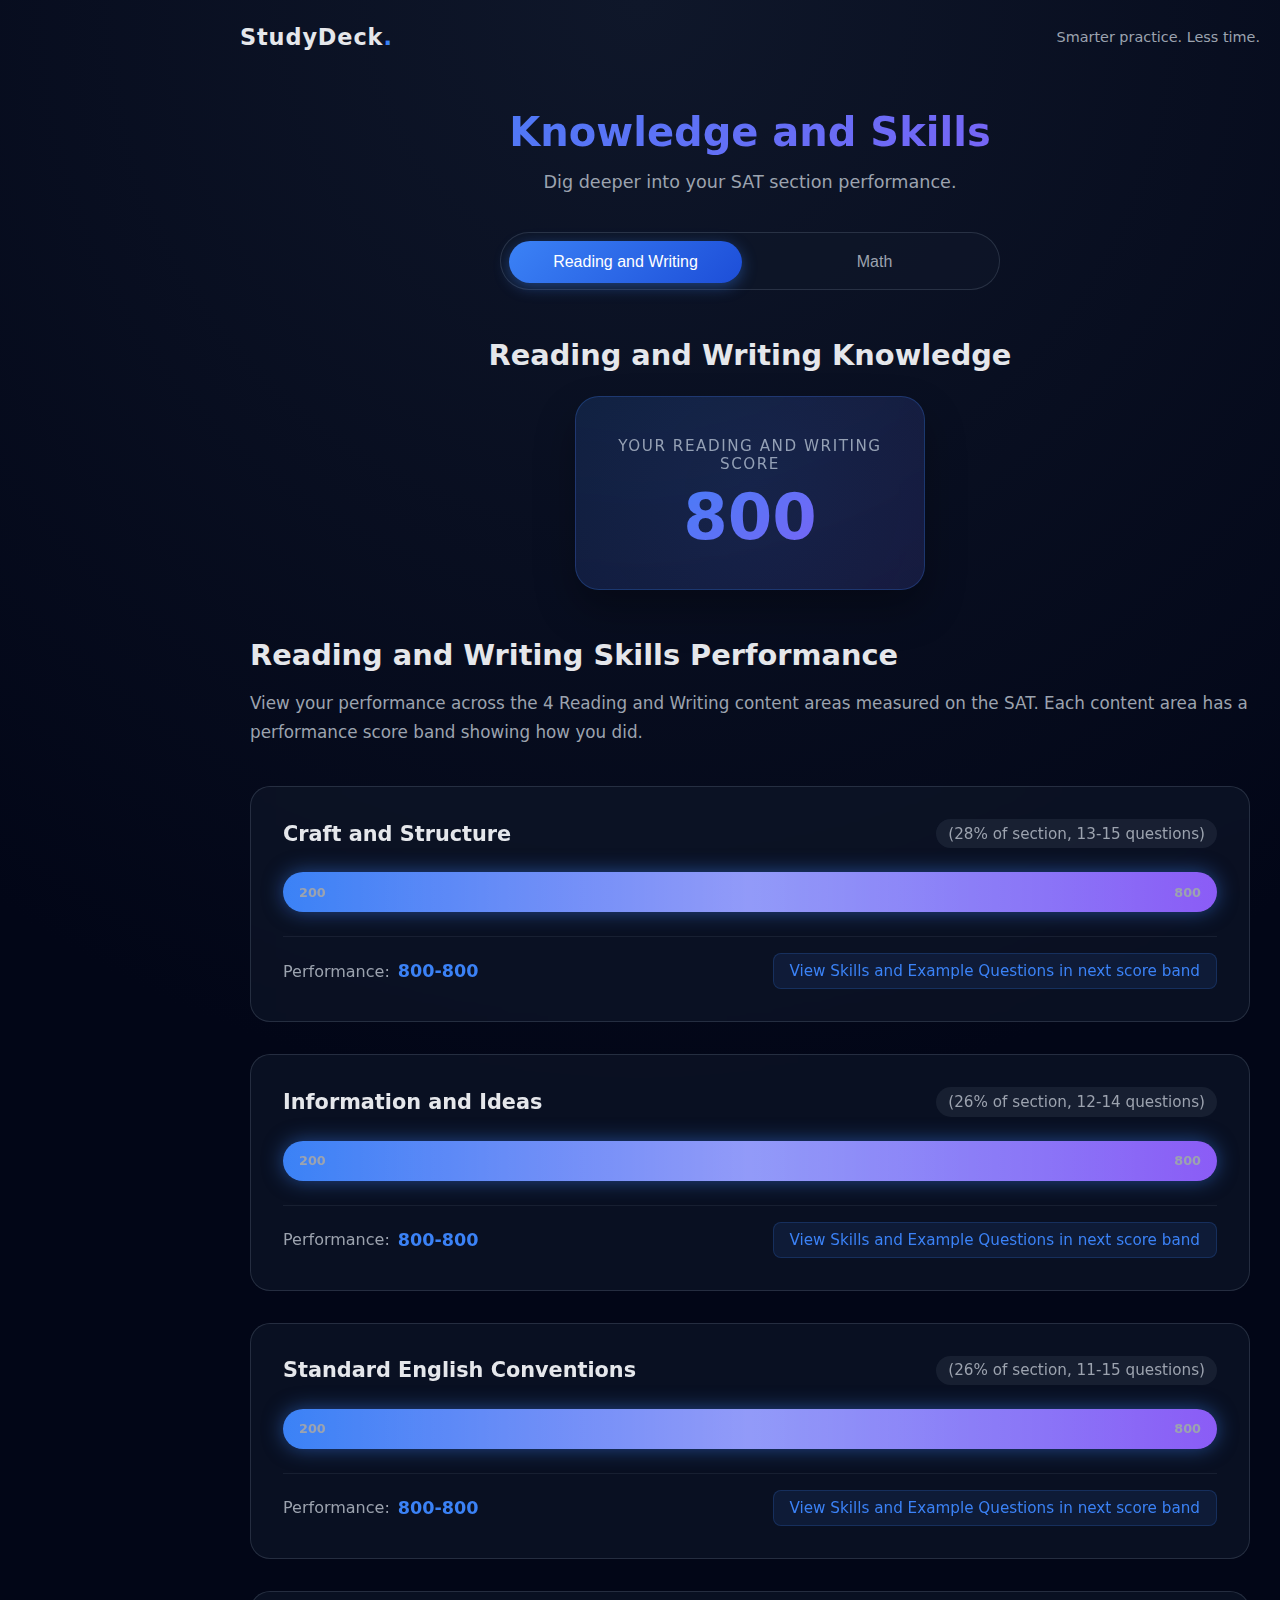
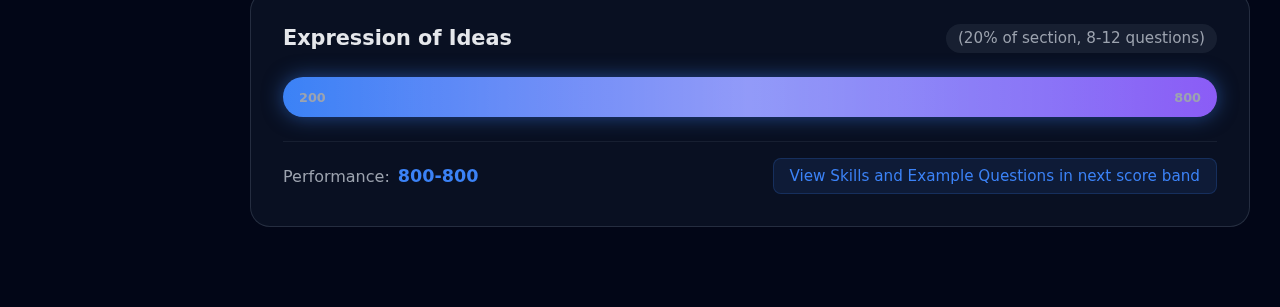
<file: breakdown.html>
<!--breakdown.js 
// SAT Breakdown page functionality - Daniel C-->
<!DOCTYPE html>
<html lang="en">

<head>
  <meta charset="UTF-8" />
  <title>SAT Breakdown – StudyDeck</title>
  <meta name="viewport" content="width=device-width, initial-scale=1.0" />
  <link rel="stylesheet" href="style.css" />
</head>

<body>
  <div class="app">

    <!-- Navigation -->
    <header class="top-nav">
      <a href="indext.html" class="logo" style="cursor: pointer; text-decoration: none; color: inherit;">
        StudyDeck<span>.</span>
      </a>
      <div class="nav-tagline">Smarter practice. Less time.</div>
    </header>

    <main>

      <!-- ================================ -->
      <!-- SAT BREAKDOWN PAGE -->
      <!-- ================================ -->

      <section id="sat-breakdown" class="sat-breakdown">
        <div class="breakdown-header">
          <h1>Knowledge and Skills</h1>
          <p class="breakdown-subtitle">Dig deeper into your SAT section performance.</p>

          <div class="breakdown-tabs">
            <button class="tab-btn active">Reading and Writing</button>
            <button class="tab-btn">Math</button>
          </div>
        </div>

        <!-- Math Score Display -->
        <div class="score-display">
          <h2>Math Knowledge</h2>
          <div class="score-card">
            <div class="score-label">Your Math Score</div>
            <div class="score-value">520</div>
          </div>
        </div>

        <!-- Skills Performance -->
        <div class="skills-section">
          <h2>Math Skills Performance</h2>
          <p class="skills-description">
            View your performance across the 4 Math content areas measured on the SAT.
            Each content area has a performance score band showing how you did.
          </p>

          <!-- Skill 1: Algebra -->
          <div class="skill-item">
            <div class="skill-header">
              <span class="skill-name">Algebra</span>
              <span class="skill-meta">(35% of section, 13-15 questions)</span>
            </div>
            <div class="progress-bar-container">
              <div class="progress-bar" style="width: 62.5%"></div>
              <div class="progress-labels">
                <span>200</span>
                <span>800</span>
              </div>
            </div>
            <div class="skill-footer">
              <span class="performance-text">Performance: <strong>610-670</strong></span>
              <a href="#" class="skill-link">View Skills and Example Questions in next score band</a>
            </div>
          </div>

          <!-- Skill 2: Advanced Math -->
          <div class="skill-item">
            <div class="skill-header">
              <span class="skill-name">Advanced Math</span>
              <span class="skill-meta">(35% of section, 13-15 questions)</span>
            </div>
            <div class="progress-bar-container">
              <div class="progress-bar" style="width: 45%"></div>
              <div class="progress-labels">
                <span>200</span>
                <span>800</span>
              </div>
            </div>
            <div class="skill-footer">
              <span class="performance-text">Performance: <strong>470-540</strong></span>
              <a href="#" class="skill-link">View Skills and Example Questions in next score band</a>
            </div>
          </div>

          <!-- Skill 3: Problem Solving & Data Analysis -->
          <div class="skill-item">
            <div class="skill-header">
              <span class="skill-name">Problem Solving & Data Analysis</span>
              <span class="skill-meta">(15% of section, 5-7 questions)</span>
            </div>
            <div class="progress-bar-container">
              <div class="progress-bar" style="width: 36.67%"></div>
              <div class="progress-labels">
                <span>200</span>
                <span>800</span>
              </div>
            </div>
            <div class="skill-footer">
              <span class="performance-text">Performance: <strong>420-460</strong></span>
              <a href="#" class="skill-link">View Skills and Example Questions in next score band</a>
            </div>
          </div>

          <!-- Skill 4: Geometry & Trigonometry -->
          <div class="skill-item">
            <div class="skill-header">
              <span class="skill-name">Geometry & Trigonometry</span>
              <span class="skill-meta">(15% of section, 5-7 questions)</span>
            </div>
            <div class="progress-bar-container">
              <div class="progress-bar" style="width: 36.67%"></div>
              <div class="progress-labels">
                <span>200</span>
                <span>800</span>
              </div>
            </div>
            <div class="skill-footer">
              <span class="performance-text">Performance: <strong>420-460</strong></span>
              <a href="#" class="skill-link">View Skills and Example Questions in next score band</a>
            </div>
          </div>
        </div>
      </section>

    </main>
  </div>

  <!-- JS -->
  <script src="breakdown.js"></script>

</body>

</html>

</body>

</html>
</file>
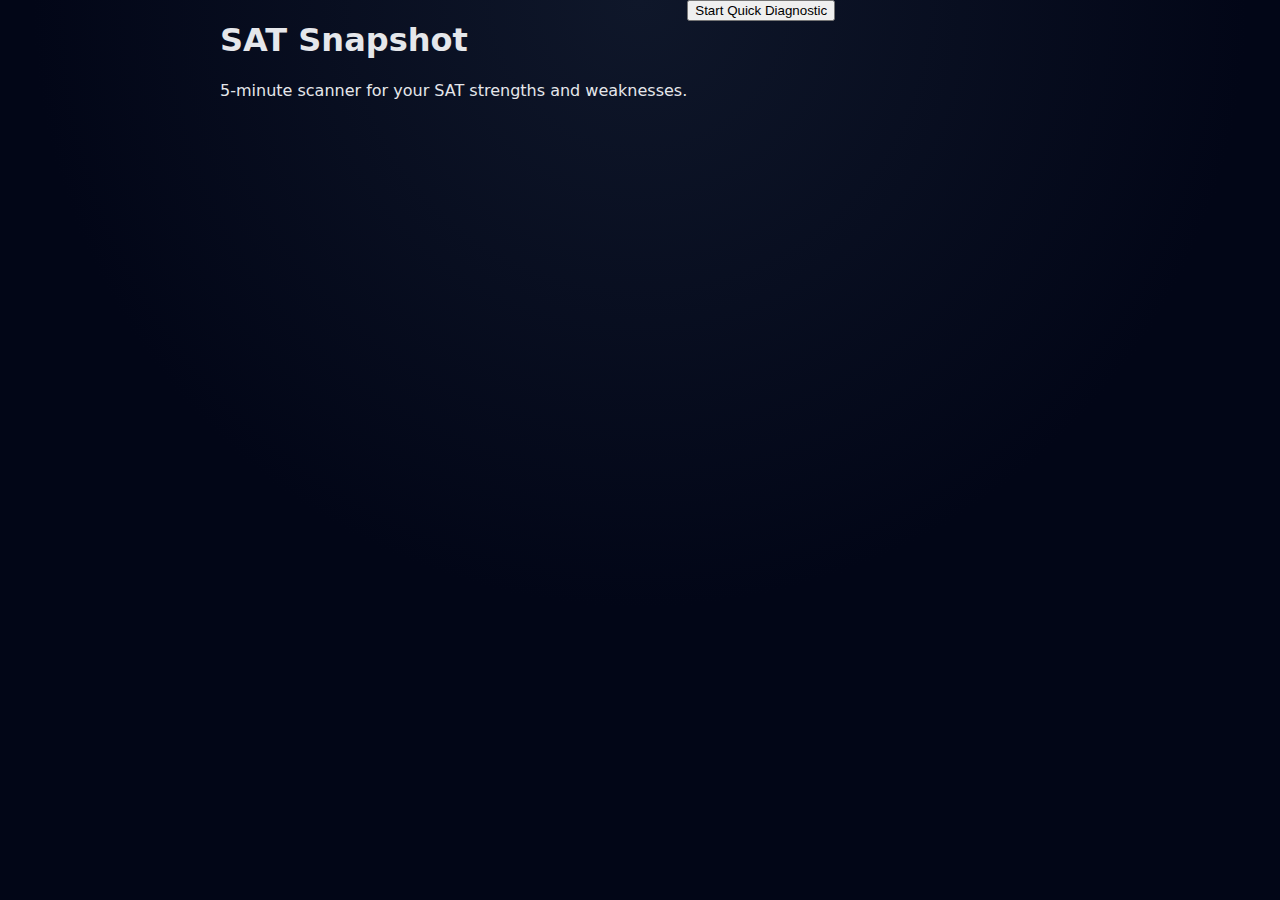
<file: indext.html>
<!DOCTYPE html>
<html lang="en">
<head>
  <meta charset="UTF-8" />
  <title>EmoryHacks 2025 – SAT Project</title>
  <link rel="stylesheet" href="style.css" />
</head>
<body>
  <header>
    <h1>SAT Snapshot</h1>
    <p>5-minute scanner for your SAT strengths and weaknesses.</p>
  </header>

  <main>
    <section id="intro">
      <button id="start-btn">Start Quick Diagnostic</button>
    </section>

    <section id="question-section" class="hidden">
      <div id="question-text"></div>
      <div id="answers"></div>
      <button id="next-btn" class="hidden">Next</button>
    </section>

    <section id="result-section" class="hidden">
      <h2>Your Snapshot</h2>
      <div id="result-summary"></div>
      <button id="restart-btn">Try Again</button>
    </section>
  </main>

  <script src="script.js"></script>
</body>
</html>
</file>
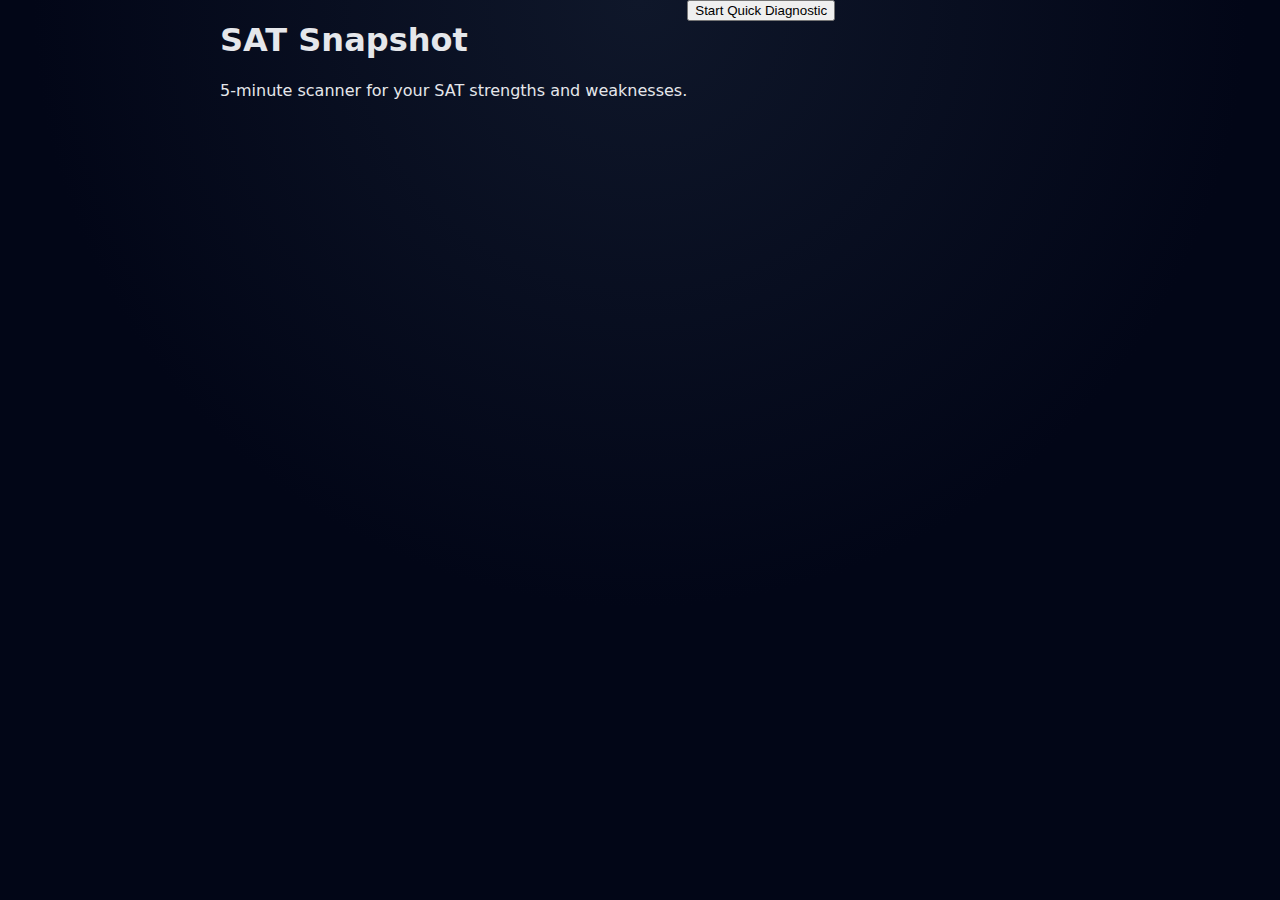
<file: profile.html>
<!DOCTYPE html>
<html lang="en">

<head>
  <meta charset="UTF-8" />
  <title>StudyDeck – Profile</title>
  <meta name="viewport" content="width=device-width, initial-scale=1.0" />
  <link rel="stylesheet" href="style.css" />
</head>

<body>
  <div class="app">

    <!-- Navigation -->
    <header class="top-nav">
      <div class="logo" id="home-link">StudyDeck<span>.</span></div>
      <div class="nav-tagline">Smarter practice. Less time.</div>
    </header>

    <main>

      <!-- ================================ -->
      <!-- PROFILE PAGE -->
      <!-- ================================ -->

      <section id="profile" class="profile" style="max-width: 700px; margin: auto;">

        <!-- User Header -->
        <div class="profile-header" style="text-align: center; margin-top: 40px;">
          <div id="profile-picture" 
               style="width: 120px; height: 120px; border-radius: 50%; background-color: (0,0,0,1); margin: 0 auto 20px">
          </div>

          <h1 id="profile-name">Your Name</h1>
          <p id="profile-email" style="color: #666;">email@example.com</p>
        </div>

        <!-- Stats Section -->
        <div class="profile-stats" style="margin-top: 40px;">
          <h2>Stats</h2>

          <div class="stats-grid" style="
            display: grid;
            grid-template-columns: repeat(3, 1fr);
            gap: 20px;
            margin-top: 20px;
          ">
            <div class="stat-card" style="padding: 20px; border: 1px solid #ddd; border-radius: 10px; text-align:center;">
              <div class="stat-value" id="sessions-completed" style="font-size: 2rem;">0</div>
              <div class="stat-label">Sessions</div>
            </div>

            <div class="stat-card" style="padding: 20px; border: 1px solid #ddd; border-radius: 10px; text-align:center;">
              <div class="stat-value" id="questions-answered" style="font-size: 2rem;">0</div>
              <div class="stat-label">Questions</div>
            </div>

            <div class="stat-card" style="padding: 20px; border: 1px solid #ddd; border-radius: 10px; text-align:center;">
              <div class="stat-value" id="accuracy" style="font-size: 2rem;">0%</div>
              <div class="stat-label">Accuracy</div>
            </div>
          </div>
        </div>

        <!-- Buttons -->
        <div style="text-align: center; margin-top: 40px;">
          <button class="primary-btn" id="edit-profile">Edit Profile</button>
          <button class="secondary-btn" id="logout-btn" style="margin-left: 10px;" onclick="googleSignOut()">Log out</button>
        </div>

      </section>

    </main>
  </div>

  <!-- JS -->
  <script src="script.js"></script>
  <script src="profile.js"></script>
  <script async defer>
    if (localStorage.getItem("logged-in") == null){
        window.location.replace("indext.html")
    } else {
        loadProfilePage();
    }
  </script>
</body>
</html>
</file>
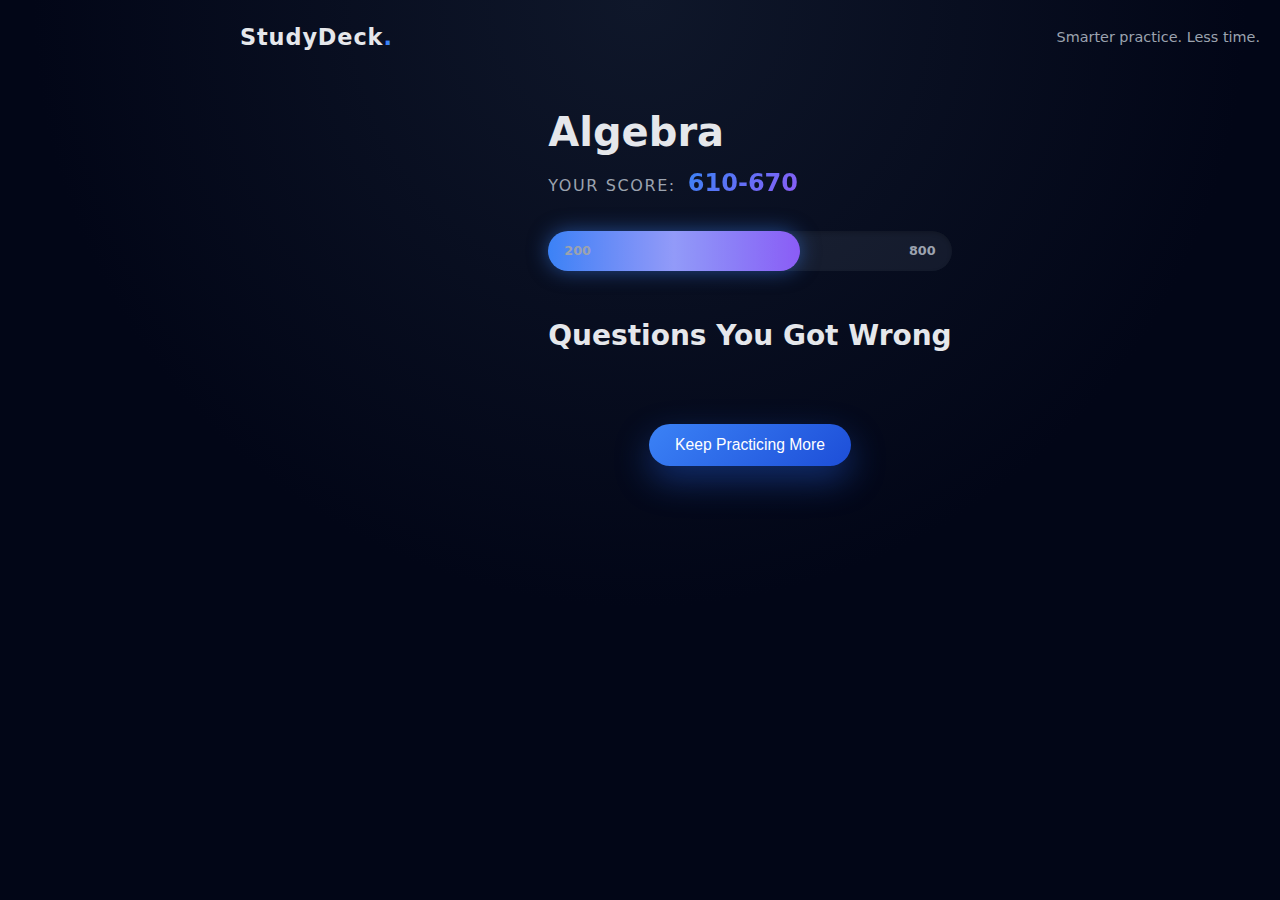
<file: skill-questions.html>
<!DOCTYPE html>
<html lang="en">

<head>
  <meta charset="UTF-8" />
  <title>Review Questions — StudyDeck</title>
  <meta name="viewport" content="width=device-width, initial-scale=1.0" />
  <link rel="stylesheet" href="style.css" />
</head>

<body>
  <div class="app">
    <!-- Navigation -->
    <header class="top-nav">
      <a href="breakdown.html" class="logo" style="cursor: pointer; text-decoration: none; color: inherit;">
        StudyDeck<span>.</span>
      </a>
      <div class="nav-tagline">Smarter practice. Less time.</div>
    </header>

    <main>
      <section class="skill-review-page">
        <!-- Skill Header -->
        <div class="skill-review-header">
          <h1 id="skill-title">Algebra</h1>
          <div class="skill-score-info">
            <span class="score-label">Your Score:</span>
            <span class="score-value" id="skill-score">610-670</span>
          </div>
          
          <!-- Progress Bar -->
          <div class="progress-bar-container">
            <div class="progress-bar" id="skill-progress-bar" style="width: 62.5%"></div>
            <div class="progress-labels">
              <span>200</span>
              <span>800</span>
            </div>
          </div>
        </div>

        <!-- Questions Review Section -->
        <div class="questions-review-section">
          <h2>Questions You Got Wrong</h2>
          <div id="questions-container" class="questions-review-container">
            <!-- Questions will be dynamically inserted -->
          </div>
        </div>

        <!-- Action Button -->
        <div class="review-actions">
          <button class="primary-btn" onclick="window.location.href='indext.html'">
            Keep Practicing More
          </button>
        </div>
      </section>
    </main>
  </div>

  <script src="skill-questions.js"></script>
</body>

</html>
</file>
<file: style.css>
*,
*::before,
*::after {
  box-sizing: border-box;
}

:root {
  --primary-color: #3b82f6;
  --secondary-color: #1d4ed8;
  --accent-color: #60a5fa;
  --bg-gradient-start: #0f172a;
  --bg-gradient-end: #020617;
}

body {
  margin: 0;
  font-family: system-ui, -apple-system, BlinkMacSystemFont, "Segoe UI",
    sans-serif;
  background: radial-gradient(circle at top, var(--bg-gradient-start, #0f172a), var(--bg-gradient-end, #020617) 55%);
  color: #e5e7eb;
  min-height: 100vh;
  display: flex;
  padding-left: 220px;
  /* <-- Add this */
}

/* Sidebar Navigation */
.sidebar-nav {
  position: fixed;
  left: 0;
  top: 0;
  width: 220px;
  height: 100vh;
  background: rgba(15, 23, 42, 0.95);
  border-right: 1px solid rgba(148, 163, 184, 0.2);
  padding: 1.5rem 1rem;
  display: flex;
  flex-direction: column;
  gap: 1.5rem;
  z-index: 100;
  backdrop-filter: blur(10px);
}

.sidebar-logo {
  font-weight: 700;
  font-size: 1.4rem;
  letter-spacing: 0.04em;
  padding-bottom: 1rem;
  border-bottom: 1px solid rgba(148, 163, 184, 0.2);
}

.sidebar-logo span {
  color: var(--primary-color, #3b82f6);
}

.sidebar-nav-links {
  display: flex;
  flex-direction: column;
  gap: 0.5rem;
}

.sidebar-nav-link {
  display: flex;
  align-items: center;
  padding: 0.75rem 1rem;
  color: #9ca3af;
  text-decoration: none;
  border-radius: 0.5rem;
  transition: all 0.2s ease;
  font-size: 0.95rem;
}

.sidebar-nav-link:hover {
  background: rgba(59, 130, 246, 0.15);
  color: var(--primary-color, #3b82f6);
}

.sidebar-nav-link.active {
  background: rgba(59, 130, 246, 0.2);
  color: var(--primary-color, #3b82f6);
  border-left: 3px solid var(--primary-color, #3b82f6);
}

.sidebar-nav-link svg {
  width: 18px;
  height: 18px;
  margin-right: 0.75rem;
  stroke: currentColor;
  fill: none;
}

.app {
  max-width: 1100px;
  margin: 0 auto;
  /* <-- This will now center the .app container */
  padding: 1.5rem 1.25rem 3rem;
  flex: 1;
  width: 100%;
  /* <-- Make it 100% of the parent */
}

.top-nav {
  display: flex;
  align-items: center;
  justify-content: space-between;
  margin-bottom: 2rem;
}

.nav-left {
  display: flex;
  align-items: baseline;
  gap: 1.5rem;
}

.nav-right {
  display: flex;
  align-items: center;
  gap: 0.75rem;
}

.nav-btn {
  background: rgba(59, 130, 246, 0.15);
  border: 1px solid rgba(59, 130, 246, 0.4);
  color: var(--primary-color, #3b82f6);
  padding: 0.5rem 1rem;
  border-radius: 999px;
  font-size: 0.9rem;
  font-weight: 500;
  text-decoration: none;
  transition: background 0.2s ease, border-color 0.2s ease, transform 0.08s ease;
  cursor: pointer;
}

.nav-btn:hover {
  background: rgba(59, 130, 246, 0.25);
  border-color: rgba(59, 130, 246, 0.6);
  transform: translateY(-1px);
}

.nav-btn:active {
  transform: translateY(0);
}

.logo {
  font-weight: 700;
  font-size: 1.4rem;
  letter-spacing: 0.04em;
}

.logo span {
  color: var(--primary-color, #3b82f6);
}

.nav-tagline {
  font-size: 0.9rem;
  color: #9ca3af;
}

/* Google Sign In Button Styling */
#userInfo {
  display: flex;
  align-items: center;
}

#userInfo .g_id_signin {
  border-radius: 0.75rem !important;
  overflow: hidden;
  transition: transform 0.2s ease, box-shadow 0.2s ease, filter 0.2s ease;
  box-shadow: 0 4px 12px rgba(0, 0, 0, 0.15);
  filter: brightness(1);
}

#userInfo .g_id_signin:hover {
  transform: translateY(-2px);
  box-shadow: 0 6px 20px rgba(0, 0, 0, 0.2);
  filter: brightness(1.05);
}

#userInfo .g_id_signin:active {
  transform: translateY(0);
  box-shadow: 0 2px 8px rgba(0, 0, 0, 0.15);
}

/* Override Google's default button styles for better appearance */
#userInfo iframe {
  border-radius: 0.75rem !important;
  border: none !important;
}

/* Style the Google button container */
#userInfo>div {
  border-radius: 0.75rem;
  overflow: hidden;
}

/* Layout sections */

main {
  display: flex;
  flex-direction: column;
  gap: 2rem;
}

.landing {
  display: grid;
  grid-template-columns: minmax(0, 2fr) minmax(0, 1.5fr);
  gap: 2rem;
  align-items: center;
}

.hero h1 {
  font-size: 2.2rem;
  line-height: 1.2;
  margin-bottom: 0.75rem;
}

.hero p {
  color: #9ca3af;
  max-width: 30rem;
  margin-bottom: 1.5rem;
}

.primary-btn {
  background: linear-gradient(135deg, var(--primary-color, #3b82f6), var(--secondary-color, #1d4ed8));
  color: white;
  border: none;
  border-radius: 999px;
  padding: 0.75rem 1.6rem;
  font-size: 0.98rem;
  font-weight: 500;
  cursor: pointer;
  box-shadow: 0 14px 35px rgba(37, 99, 235, 0.4);
  transition: transform 0.08s ease, box-shadow 0.08s ease, opacity 0.1s ease;
}

.primary-btn.small {
  padding: 0.55rem 1.2rem;
  font-size: 0.9rem;
  box-shadow: 0 10px 25px rgba(37, 99, 235, 0.4);
}

.primary-btn:hover {
  transform: translateY(-1px);
  opacity: 0.95;
  box-shadow: 0 18px 40px rgba(37, 99, 235, 0.55);
}

.primary-btn:active {
  transform: translateY(0);
  box-shadow: 0 8px 20px rgba(37, 99, 235, 0.4);
}

.primary-btn.disabled {
  background: #9ca3af;
  /* gray background */
  color: #f3f4f6;
  /* lighter text for contrast */
  cursor: not-allowed;
  box-shadow: none;
  opacity: 0.6;
  transform: none;
}

.hero-card {
  position: relative;
}

.card-label {
  font-size: 0.8rem;
  color: #9ca3af;
  margin-bottom: 0.4rem;
}

.card {
  background: rgba(15, 23, 42, 0.9);
  border-radius: 1.25rem;
  padding: 1.25rem 1.3rem;
  border: 1px solid rgba(148, 163, 184, 0.22);
  box-shadow: 0 20px 40px rgba(15, 23, 42, 0.8);
  display: flex;
  flex-direction: column;
  gap: 0.8rem;
}

.card.large {
  padding: 1.5rem 1.6rem;
}

.card-topic {
  font-size: 0.8rem;
  color: #93c5fd;
  text-transform: uppercase;
  letter-spacing: 0.08em;
}

.card-question {
  font-size: 1.05rem;
  margin-top: 0.25rem;
}

.card-input {
  width: 100%;
  min-height: 90px;
  max-height: 160px;
  resize: vertical;
  margin-top: 0.5rem;
  padding: 0.6rem 0.7rem;
  border-radius: 0.9rem;
  border: 1px solid rgba(148, 163, 184, 0.35);
  background: rgba(15, 23, 42, 0.9);
  color: #e5e7eb;
  font: inherit;
}

.card-input::placeholder {
  color: #6b7280;
}

.card-input:focus {
  outline: none;
  border-color: #60a5fa;
  box-shadow: 0 0 0 1px rgba(96, 165, 250, 0.6);
}

.card-actions {
  display: flex;
  justify-content: flex-end;
  gap: 0.6rem;
  margin-top: 0.4rem;
}

.ghost-btn {
  background: transparent;
  border-radius: 999px;
  border: 1px solid rgba(148, 163, 184, 0.6);
  color: #e5e7eb;
  padding: 0.55rem 1.1rem;
  font-size: 0.9rem;
  cursor: pointer;
  transition: background 0.08s ease, border-color 0.08s ease, color 0.08s ease;
}

.ghost-btn:hover {
  background: rgba(15, 23, 42, 0.9);
  border-color: #e5e7eb;
}

/* Trainer layout */

.trainer {
  display: grid;
  grid-template-columns: minmax(0, 2.1fr) minmax(0, 1.2fr);
  gap: 1.6rem;
  align-items: flex-start;
}

.trainer-sidebar {
  background: rgba(15, 23, 42, 0.85);
  border-radius: 1.25rem;
  padding: 1.3rem 1.4rem;
  border: 1px solid rgba(148, 163, 184, 0.3);
  box-shadow: 0 12px 30px rgba(15, 23, 42, 0.8);
}

.trainer-sidebar h2 {
  margin-top: 0;
  margin-bottom: 0.6rem;
  font-size: 1.1rem;
}

.sidebar-text {
  font-size: 0.9rem;
  color: #9ca3af;
  margin-bottom: 0.8rem;
}

.sidebar-list {
  list-style: none;
  padding-left: 0;
  margin: 0 0 0.9rem;
}

.sidebar-list li {
  font-size: 0.9rem;
  padding: 0.25rem 0;
}

.sidebar-footnote {
  font-size: 0.8rem;
  color: #6b7280;
}

.helper-note {
  margin-top: 0.6rem;
  font-size: 0.85rem;
  color: #9ca3af;
}

/* Question Options */
.question-options {
  display: flex;
  flex-direction: column;
  gap: 0.75rem;
  margin: 1rem 0;
}

.option-item {
  padding: 0.9rem 1rem;
  border: 2px solid rgba(148, 163, 184, 0.3);
  border-radius: 0.75rem;
  background: rgba(15, 23, 42, 0.5);
  cursor: pointer;
  transition: all 0.2s ease;
  display: flex;
  align-items: center;
  gap: 0.75rem;
}

.option-item:hover {
  border-color: #60a5fa;
  background: rgba(59, 130, 246, 0.1);
  transform: translateX(4px);
}

.option-item.selected {
  border-color: #3b82f6;
  background: rgba(59, 130, 246, 0.2);
}

.option-item.correct {
  border-color: #10b981;
  background: rgba(16, 185, 129, 0.2);
}

.option-item.incorrect {
  border-color: #ef4444;
  background: rgba(239, 68, 68, 0.2);
}

.option-label {
  font-weight: 600;
  color: #3b82f6;
  min-width: 2rem;
}

.option-text {
  flex: 1;
  color: #e5e7eb;
}

/* Rationale Section */
.rationale-section {
  margin-top: 1rem;
  animation: slideDown 0.3s ease;
}

@keyframes slideDown {
  from {
    opacity: 0;
    transform: translateY(-10px);
  }

  to {
    opacity: 1;
    transform: translateY(0);
  }
}

/* Answer Feedback */
.answer-feedback {
  margin-top: 1rem;
  padding: 1rem;
  border-radius: 0.75rem;
  animation: slideDown 0.3s ease;
}

.answer-feedback.correct {
  background: rgba(16, 185, 129, 0.15);
  border: 1px solid rgba(16, 185, 129, 0.3);
  color: #10b981;
}

.answer-feedback.incorrect {
  background: rgba(239, 68, 68, 0.15);
  border: 1px solid rgba(239, 68, 68, 0.3);
  color: #ef4444;
}

/* AI Explanation Panel */
.ai-explanation-panel {
  margin-top: 1.5rem;
  padding: 1.25rem;
  background: rgba(15, 23, 42, 0.9);
  border: 1px solid rgba(59, 130, 246, 0.3);
  border-radius: 0.75rem;
  animation: slideDown 0.4s ease;
}

.ai-explanation-panel h3 {
  margin: 0 0 0.75rem 0;
  color: #3b82f6;
  font-size: 1.1rem;
}

.ai-explanation-content {
  color: #e5e7eb;
  line-height: 1.6;
}

.highlight {
  background: rgba(250, 204, 21, 0.3);
  padding: 0.1rem 0.3rem;
  border-radius: 0.25rem;
  cursor: pointer;
  transition: background 0.2s ease;
}

.highlight:hover {
  background: rgba(250, 204, 21, 0.5);
}

.option-reference {
  color: #60a5fa;
  text-decoration: underline;
  cursor: pointer;
  transition: color 0.2s ease;
}

.option-reference:hover {
  color: #3b82f6;
}

/* Chips, badges, etc. */

.session-meta {
  display: flex;
  gap: 0.5rem;
  margin-bottom: 0.75rem;
}

.chip {
  font-size: 0.75rem;
  padding: 0.2rem 0.55rem;
  border-radius: 999px;
  border: 1px solid rgba(148, 163, 184, 0.6);
  color: #9ca3af;
}

.card-progress {
  font-size: 0.8rem;
  color: #9ca3af;
  margin-bottom: 0.4rem;
}

.right-aligned {
  align-items: center;
  text-align: right;
  margin-left: auto;
  margin-right: 0;
}

#home-link {
  cursor: pointer;
}

/* Utilities */

.hidden {
  display: none;
}

/* Responsive */

@media (max-width: 900px) {
  body {
    padding-left: 180px;
    /* <-- ADDED THIS */
  }

  .landing,
  .trainer {
    grid-template-columns: minmax(0, 1fr);
  }

  .hero-card {
    order: -1;
  }

  .sidebar-nav {
    width: 180px;
  }

  .app {
    /* <-- MODIFIED THIS (it's now empty) */
  }
}

@media (max-width: 600px) {
  body {
    padding-left: 60px;
    /* <-- ADD THIS RULE HERE */
  }

  .sidebar-nav {
    width: 60px;
    padding: 1rem 0.5rem;
  }

  .sidebar-logo {
    font-size: 1.2rem;
    text-align: center;
  }

  .sidebar-logo span {
    display: none;
  }

  .sidebar-nav-link span {
    display: none;
  }

  .sidebar-nav-link {
    justify-content: center;
    padding: 0.75rem;
  }

  .sidebar-nav-link svg {
    margin-right: 0;
  }

  .app {}

  .hero h1 {
    font-size: 1.7rem;
  }

  .top-nav {
    flex-direction: column;
    gap: 0.75rem;
    align-items: flex-start;
  }

  .nav-left {
    flex-direction: column;
    gap: 0.4rem;
    width: 100%;
  }

  .nav-right {
    width: 100%;
  }

  .nav-btn {
    width: 100%;
    text-align: center;
    display: block;
  }
}


/* SAT BREAKDOWN SCORES */

/* ================================ */
/* SAT BREAKDOWN STYLES */
/* ================================ */

.sat-breakdown {
  max-width: 900px;
  margin: 0 auto;
}

.breakdown-header h1 {
  font-size: 2rem;
  margin-bottom: 0.5rem;
}

.breakdown-subtitle {
  color: #9ca3af;
  margin-bottom: 2rem;
}

.breakdown-tabs {
  display: flex;
  gap: 2rem;
  border-bottom: 2px solid rgba(148, 163, 184, 0.2);
  margin-bottom: 2.5rem;
}

.tab-btn {
  background: transparent;
  border: none;
  color: #9ca3af;
  padding: 0.75rem 0;
  font-size: 1rem;
  cursor: pointer;
  border-bottom: 3px solid transparent;
  margin-bottom: -2px;
  transition: color 0.2s ease, border-color 0.2s ease;
}

.tab-btn.active {
  color: #3b82f6;
  border-bottom-color: #3b82f6;
  font-weight: 500;
}

.tab-btn:hover {
  color: #e5e7eb;
}

/* Score Display */

.score-display {
  margin-bottom: 2.5rem;
}

.score-display h2 {
  font-size: 1.5rem;
  margin-bottom: 1rem;
}

.score-card {
  background: rgba(15, 23, 42, 0.9);
  border-radius: 1rem;
  padding: 1.5rem;
  border: 1px solid rgba(148, 163, 184, 0.22);
  max-width: 250px;
}

.score-label {
  font-size: 0.85rem;
  color: #9ca3af;
  margin-bottom: 0.5rem;
}

.score-value {
  font-size: 3rem;
  font-weight: 700;
  color: #e5e7eb;
}

/* Skills Section */

.skills-section h2 {
  font-size: 1.5rem;
  margin-bottom: 0.75rem;
}

.skills-description {
  color: #9ca3af;
  margin-bottom: 2rem;
  line-height: 1.5;
}

.skill-item {
  margin-bottom: 2.5rem;
}

.skill-header {
  display: flex;
  align-items: baseline;
  gap: 0.5rem;
  margin-bottom: 0.75rem;
}

.skill-name {
  font-size: 1.1rem;
  font-weight: 600;
}

.skill-meta {
  font-size: 0.9rem;
  color: #9ca3af;
}

/* Progress Bar */

.progress-bar-container {
  position: relative;
  height: 2rem;
  background: rgba(148, 163, 184, 0.15);
  border-radius: 0.5rem;
  overflow: hidden;
  margin-bottom: 0.75rem;
}

.progress-bar {
  position: absolute;
  height: 100%;
  background: linear-gradient(135deg, #3b82f6, #1d4ed8);
  border-radius: 0.5rem;
  transition: width 0.6s ease;
}

.progress-labels {
  position: absolute;
  top: 0;
  left: 0;
  right: 0;
  height: 100%;
  display: flex;
  justify-content: space-between;
  align-items: center;
  padding: 0 0.75rem;
  font-size: 0.75rem;
  color: #9ca3af;
  pointer-events: none;
}

/* Skill Footer */

.skill-footer {
  display: flex;
  justify-content: space-between;
  align-items: center;
  flex-wrap: wrap;
  gap: 0.75rem;
}

/* Constrain score trend canvas to avoid large responsive height when no data */
#score-trend {
  height: 120px !important;
  max-height: 160px;
  width: 100% !important;
  display: block;
}

.performance-text {
  font-size: 0.9rem;
  color: #9ca3af;
}

.performance-text strong {
  color: #3b82f6;
  font-weight: 600;
}

.skill-link {
  font-size: 0.9rem;
  color: #3b82f6;
  text-decoration: none;
  transition: opacity 0.2s ease;
}

.skill-link:hover {
  opacity: 0.8;
  text-decoration: underline;
}

/* Responsive */

@media (max-width: 600px) {
  .breakdown-header h1 {
    font-size: 1.5rem;
  }

  .skill-header {
    flex-direction: column;
    gap: 0.25rem;
  }

  .skill-footer {
    flex-direction: column;
    align-items: flex-start;
  }
}

/* ================================ */
/* SKILL REVIEW PAGE */
/* ================================ */

.skill-review-page {
  max-width: 900px;
  margin: 0 auto;
}

.skill-review-header {
  margin-bottom: 3rem;
}

.skill-review-header h1 {
  font-size: 2.5rem;
  margin-bottom: 1rem;
}

.skill-score-info {
  display: flex;
  align-items: baseline;
  gap: 0.75rem;
  margin-bottom: 1.5rem;
}

.skill-score-info .score-label {
  font-size: 1rem;
  color: #9ca3af;
}

.skill-score-info .score-value {
  font-size: 1.5rem;
  font-weight: 600;
  color: #3b82f6;
}

.questions-review-section h2 {
  font-size: 1.75rem;
  margin-bottom: 1.5rem;
}

.questions-review-container {
  display: flex;
  flex-direction: column;
  gap: 2rem;
  margin-bottom: 2.5rem;
}

.review-question-card {
  background: rgba(15, 23, 42, 0.9);
  border-radius: 1rem;
  padding: 2rem;
  border: 1px solid rgba(148, 163, 184, 0.22);
}

.review-question-number {
  font-size: 0.85rem;
  color: #93c5fd;
  text-transform: uppercase;
  letter-spacing: 0.08em;
  margin-bottom: 1rem;
}

.review-question-text {
  font-size: 1.2rem;
  margin-bottom: 1.5rem;
  line-height: 1.6;
  font-weight: 500;
}

.review-options {
  display: flex;
  flex-direction: column;
  gap: 0.75rem;
  margin-bottom: 1.5rem;
}

.review-option {
  display: flex;
  justify-content: space-between;
  align-items: center;
  padding: 1rem;
  border: 2px solid rgba(148, 163, 184, 0.3);
  border-radius: 0.5rem;
  background: rgba(15, 23, 42, 0.5);
}

.review-option.option-correct {
  border-color: #10b981;
  background: rgba(16, 185, 129, 0.1);
}

.review-option.option-wrong {
  border-color: #ef4444;
  background: rgba(239, 68, 68, 0.1);
}

.option-text {
  flex: 1;
  font-size: 1rem;
}

.option-indicator {
  font-size: 0.9rem;
  font-weight: 600;
  padding: 0.25rem 0.75rem;
  border-radius: 999px;
}

.option-correct .option-indicator {
  color: #10b981;
  background: rgba(16, 185, 129, 0.2);
}

.option-wrong .option-indicator {
  color: #ef4444;
  background: rgba(239, 68, 68, 0.2);
}

.review-answer-section {
  background: rgba(148, 163, 184, 0.1);
  border-radius: 0.75rem;
  padding: 1.5rem;
  margin-top: 1.5rem;
}

.answer-comparison {
  display: flex;
  flex-direction: column;
  gap: 0.75rem;
  margin-bottom: 1.25rem;
  padding-bottom: 1.25rem;
  border-bottom: 1px solid rgba(148, 163, 184, 0.2);
}

.user-answer-label,
.correct-answer-label {
  display: flex;
  align-items: center;
  gap: 0.5rem;
  font-size: 1rem;
}

.wrong-icon {
  color: #ef4444;
  font-size: 1.2rem;
  font-weight: bold;
}

.correct-icon {
  color: #10b981;
  font-size: 1.2rem;
  font-weight: bold;
}

.wrong-answer {
  color: #ef4444;
}

.correct-answer {
  color: #10b981;
}

.review-explanation {
  font-size: 0.95rem;
  line-height: 1.6;
  color: #d1d5db;
}

.review-explanation strong {
  color: #e5e7eb;
  display: block;
  margin-bottom: 0.5rem;
}

.review-actions {
  display: flex;
  justify-content: center;
  margin-top: 3rem;
  margin-bottom: 2rem;
}

.no-questions-review {
  text-align: center;
  padding: 3rem 1.5rem;
  background: rgba(15, 23, 42, 0.9);
  border-radius: 1rem;
  border: 1px solid rgba(148, 163, 184, 0.22);
}

.no-questions-review p {
  margin: 0.5rem 0;
  font-size: 1.1rem;
}

/* Responsive */
@media (max-width: 600px) {
  .skill-review-header h1 {
    font-size: 1.75rem;
  }

  .review-question-card {
    padding: 1.5rem;
  }

  .answer-comparison {
    gap: 1rem;
  }
}

/* Add these enhanced styles to your style.css */

/* ================================ */
/* ENHANCED SAT BREAKDOWN STYLES */
/* ================================ */

.sat-breakdown {
  max-width: 1000px;
  margin: 0 auto;
  animation: fadeInUp 0.6s ease;
}

@keyframes fadeInUp {
  from {
    opacity: 0;
    transform: translateY(30px);
  }

  to {
    opacity: 1;
    transform: translateY(0);
  }
}

.breakdown-header {
  text-align: center;
  margin-bottom: 3rem;
}

.breakdown-header h1 {
  font-size: 2.5rem;
  margin-bottom: 0.75rem;
  background: linear-gradient(135deg, #3b82f6, #8b5cf6);
  -webkit-background-clip: text;
  -webkit-text-fill-color: transparent;
  background-clip: text;
}

.breakdown-subtitle {
  color: #9ca3af;
  font-size: 1.1rem;
  margin-bottom: 2.5rem;
}

/* Enhanced Tabs */
.breakdown-tabs {
  display: flex;
  gap: 1rem;
  justify-content: center;
  background: rgba(15, 23, 42, 0.6);
  padding: 0.5rem;
  border-radius: 999px;
  border: 1px solid rgba(148, 163, 184, 0.2);
  max-width: 500px;
  margin: 0 auto 3rem;
}

.tab-btn {
  flex: 1;
  background: transparent;
  border: none;
  color: #9ca3af;
  padding: 0.75rem 1.5rem;
  font-size: 1rem;
  cursor: pointer;
  border-radius: 999px;
  transition: all 0.3s ease;
  font-weight: 500;
  position: relative;
}

.tab-btn:hover {
  color: #e5e7eb;
}

.tab-btn.active {
  background: linear-gradient(135deg, #3b82f6, #1d4ed8);
  color: white;
  box-shadow: 0 4px 15px rgba(59, 130, 246, 0.4);
}

/* Enhanced Score Display */
.score-display {
  margin-bottom: 3rem;
  text-align: center;
}

.score-display h2 {
  font-size: 1.8rem;
  margin-bottom: 1.5rem;
  color: #e5e7eb;
}

.score-card {
  background: linear-gradient(135deg, rgba(59, 130, 246, 0.1), rgba(139, 92, 246, 0.1));
  border-radius: 1.5rem;
  padding: 2.5rem;
  border: 1px solid rgba(59, 130, 246, 0.3);
  max-width: 350px;
  margin: 0 auto;
  position: relative;
  overflow: hidden;
  backdrop-filter: blur(10px);
  box-shadow: 0 20px 40px rgba(0, 0, 0, 0.3);
  transition: transform 0.3s ease, box-shadow 0.3s ease;
}

.score-card:hover {
  transform: translateY(-5px);
  box-shadow: 0 25px 50px rgba(0, 0, 0, 0.4);
}

.score-card::before {
  content: '';
  position: absolute;
  top: -50%;
  right: -50%;
  width: 200%;
  height: 200%;
  background: radial-gradient(circle, rgba(59, 130, 246, 0.1), transparent);
  animation: pulse 4s ease-in-out infinite;
}

@keyframes pulse {

  0%,
  100% {
    transform: scale(1);
    opacity: 0.5;
  }

  50% {
    transform: scale(1.1);
    opacity: 0.8;
  }
}

.score-label {
  font-size: 0.95rem;
  color: #9ca3af;
  margin-bottom: 0.75rem;
  text-transform: uppercase;
  letter-spacing: 0.1em;
}

.score-value {
  font-size: 4rem;
  font-weight: 800;
  background: linear-gradient(135deg, #3b82f6, #8b5cf6);
  -webkit-background-clip: text;
  -webkit-text-fill-color: transparent;
  background-clip: text;
  line-height: 1;
}

/* Enhanced Skills Section */
.skills-section {
  animation: fadeInUp 0.6s ease 0.2s backwards;
}

.skills-section h2 {
  font-size: 1.8rem;
  margin-bottom: 1rem;
  color: #e5e7eb;
}

.skills-description {
  color: #9ca3af;
  margin-bottom: 2.5rem;
  line-height: 1.7;
  font-size: 1.05rem;
}

/* Enhanced Skill Items */
.skill-item {
  background: rgba(15, 23, 42, 0.6);
  border: 1px solid rgba(148, 163, 184, 0.2);
  border-radius: 1.25rem;
  padding: 2rem;
  margin-bottom: 2rem;
  transition: all 0.3s ease;
  position: relative;
  overflow: hidden;
  backdrop-filter: blur(10px);
}

.skill-item::before {
  content: '';
  position: absolute;
  top: 0;
  left: 0;
  width: 4px;
  height: 100%;
  background: linear-gradient(180deg, #3b82f6, #8b5cf6);
  transform: scaleY(0);
  transition: transform 0.3s ease;
}

.skill-item:hover {
  transform: translateX(8px);
  border-color: rgba(59, 130, 246, 0.4);
  box-shadow: 0 10px 30px rgba(0, 0, 0, 0.3);
}

.skill-item:hover::before {
  transform: scaleY(1);
}

.skill-header {
  display: flex;
  align-items: center;
  justify-content: space-between;
  gap: 1rem;
  margin-bottom: 1.5rem;
  flex-wrap: wrap;
}

.skill-name {
  font-size: 1.3rem;
  font-weight: 700;
  color: #e5e7eb;
}

.skill-meta {
  font-size: 0.95rem;
  color: #9ca3af;
  background: rgba(148, 163, 184, 0.1);
  padding: 0.35rem 0.75rem;
  border-radius: 999px;
}

/* Enhanced Progress Bar */
.progress-bar-container {
  position: relative;
  height: 2.5rem;
  background: rgba(148, 163, 184, 0.1);
  border-radius: 999px;
  overflow: visible;
  margin-bottom: 1.5rem;
  box-shadow: inset 0 2px 4px rgba(0, 0, 0, 0.2);
}

.progress-bar {
  position: absolute;
  height: 100%;
  background: linear-gradient(90deg, #3b82f6, #8b5cf6);
  border-radius: 999px;
  transition: width 1s cubic-bezier(0.4, 0, 0.2, 1);
  box-shadow: 0 0 20px rgba(59, 130, 246, 0.5);
  animation: shimmer 2s infinite;
  position: relative;
  overflow: hidden;
}

.progress-bar::after {
  content: '';
  position: absolute;
  top: 0;
  left: 0;
  right: 0;
  bottom: 0;
  background: linear-gradient(90deg,
      transparent,
      rgba(255, 255, 255, 0.3),
      transparent);
  animation: slide 2s infinite;
}

@keyframes shimmer {

  0%,
  100% {
    opacity: 1;
  }

  50% {
    opacity: 0.8;
  }
}

@keyframes slide {
  0% {
    transform: translateX(-100%);
  }

  100% {
    transform: translateX(100%);
  }
}

.progress-labels {
  position: absolute;
  top: 0;
  left: 0;
  right: 0;
  height: 100%;
  display: flex;
  justify-content: space-between;
  align-items: center;
  padding: 0 1rem;
  font-size: 0.8rem;
  color: #9ca3af;
  font-weight: 600;
  pointer-events: none;
  z-index: 1;
}

/* Enhanced Skill Footer */
.skill-footer {
  display: flex;
  justify-content: space-between;
  align-items: center;
  flex-wrap: wrap;
  gap: 1rem;
  padding-top: 1rem;
  border-top: 1px solid rgba(148, 163, 184, 0.1);
}

.performance-text {
  font-size: 1rem;
  color: #9ca3af;
  display: flex;
  align-items: center;
  gap: 0.5rem;
}

.performance-text strong {
  color: #3b82f6;
  font-weight: 700;
  font-size: 1.1rem;
}

.skill-link {
  font-size: 0.95rem;
  color: #3b82f6;
  text-decoration: none;
  transition: all 0.2s ease;
  padding: 0.5rem 1rem;
  border-radius: 0.5rem;
  background: rgba(59, 130, 246, 0.1);
  border: 1px solid rgba(59, 130, 246, 0.2);
  font-weight: 500;
}

.skill-link:hover {
  background: rgba(59, 130, 246, 0.2);
  transform: translateX(5px);
  box-shadow: 0 4px 12px rgba(59, 130, 246, 0.3);
}

/* Loading State */
.skill-item.loading {
  opacity: 0.6;
  pointer-events: none;
}

.skill-item.loading .progress-bar {
  animation: loading 1.5s ease-in-out infinite;
}

@keyframes loading {

  0%,
  100% {
    opacity: 0.5;
  }

  50% {
    opacity: 1;
  }
}

/* Responsive Enhancements */
@media (max-width: 768px) {
  .breakdown-header h1 {
    font-size: 2rem;
  }

  .score-value {
    font-size: 3rem;
  }

  .skill-header {
    flex-direction: column;
    align-items: flex-start;
  }

  .skill-footer {
    flex-direction: column;
    align-items: flex-start;
  }

  .breakdown-tabs {
    flex-direction: column;
    max-width: 100%;
  }
}

@media (max-width: 600px) {
  .skill-item {
    padding: 1.5rem;
  }

  .skill-name {
    font-size: 1.1rem;
  }

  .progress-bar-container {
    height: 2rem;
  }
}
</file>
